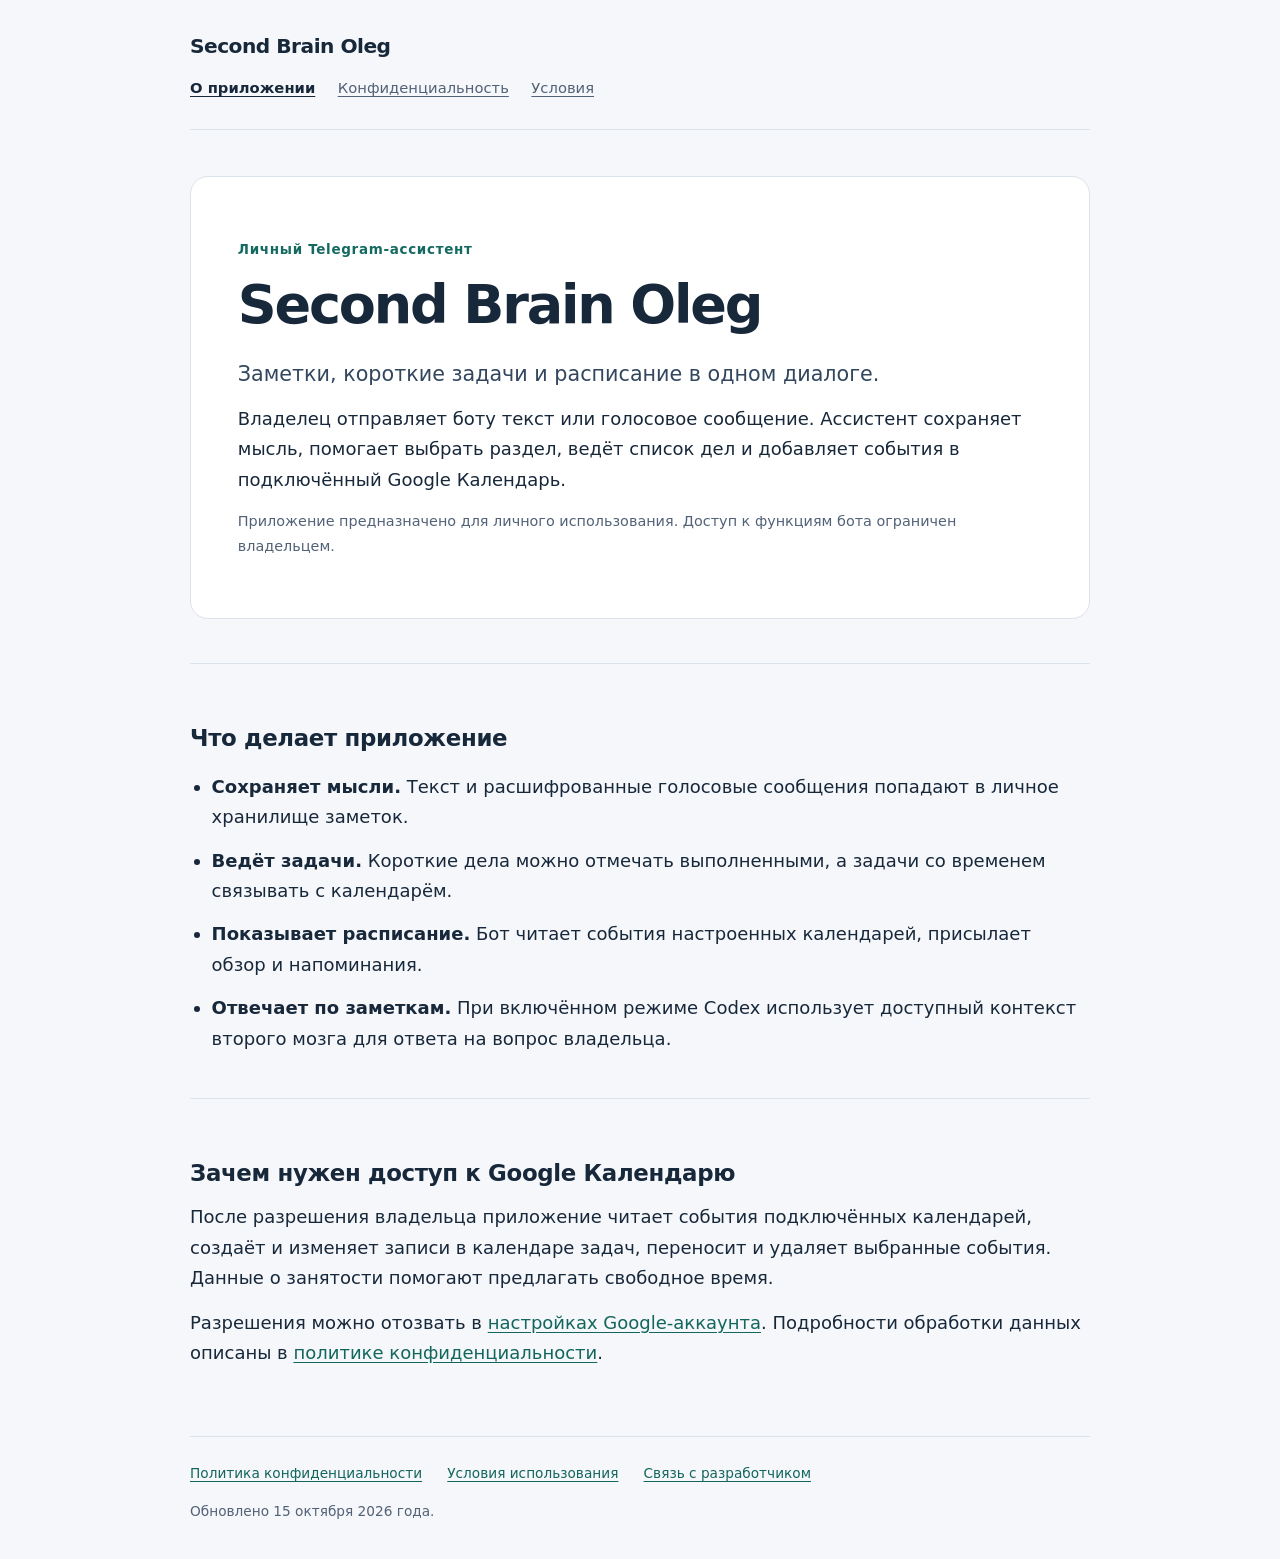
<file: index.html>
<!doctype html>
<html lang="ru">
<head>
  <meta charset="utf-8">
  <meta name="viewport" content="width=device-width, initial-scale=1">
  <meta name="description" content="Second Brain Oleg: личный Telegram-ассистент для заметок, задач и работы с Google Календарём.">
  <title>Second Brain Oleg · Личный ассистент</title>
  <link rel="stylesheet" href="/assets/style.css">
</head>
<body>
  <a class="skip" href="#main">К содержанию</a>
  <header class="site-header">
    <a class="brand" href="/" aria-label="Second Brain Oleg, главная">Second Brain Oleg</a>
    <nav aria-label="Основная навигация">
      <a href="/" aria-current="page">О приложении</a>
      <a href="/privacy/">Конфиденциальность</a>
      <a href="/terms/">Условия</a>
    </nav>
  </header>
  <main id="main">
    <section class="hero">
      <p class="eyebrow">Личный Telegram-ассистент</p>
      <h1>Second Brain Oleg</h1>
      <p class="lead">Заметки, короткие задачи и расписание в одном диалоге.</p>
      <p>Владелец отправляет боту текст или голосовое сообщение. Ассистент сохраняет мысль,
        помогает выбрать раздел, ведёт список дел и добавляет события в подключённый Google Календарь.</p>
      <p class="small">Приложение предназначено для личного использования. Доступ к функциям бота ограничен владельцем.</p>
    </section>
    <section aria-labelledby="features">
      <h2 id="features">Что делает приложение</h2>
      <ul class="feature-list">
        <li><strong>Сохраняет мысли.</strong> Текст и расшифрованные голосовые сообщения попадают в личное хранилище заметок.</li>
        <li><strong>Ведёт задачи.</strong> Короткие дела можно отмечать выполненными, а задачи со временем связывать с календарём.</li>
        <li><strong>Показывает расписание.</strong> Бот читает события настроенных календарей, присылает обзор и напоминания.</li>
        <li><strong>Отвечает по заметкам.</strong> При включённом режиме Codex использует доступный контекст второго мозга для ответа на вопрос владельца.</li>
      </ul>
    </section>
    <section aria-labelledby="google">
      <h2 id="google">Зачем нужен доступ к Google Календарю</h2>
      <p>После разрешения владельца приложение читает события подключённых календарей,
        создаёт и изменяет записи в календаре задач, переносит и удаляет выбранные события.
        Данные о занятости помогают предлагать свободное время.</p>
      <p>Разрешения можно отозвать в <a href="https://myaccount.google.com/connections">настройках Google-аккаунта</a>.
        Подробности обработки данных описаны в <a href="/privacy/">политике конфиденциальности</a>.</p>
    </section>
  </main>
  <footer class="site-footer">
    <a href="/privacy/">Политика конфиденциальности</a>
    <a href="/terms/">Условия использования</a>
    <a href="https://github.com/Smska13/Smska13.github.io/issues">Связь с разработчиком</a>
    <p>Обновлено 15 октября 2026 года.</p>
  </footer>
</body>
</html>
</file>
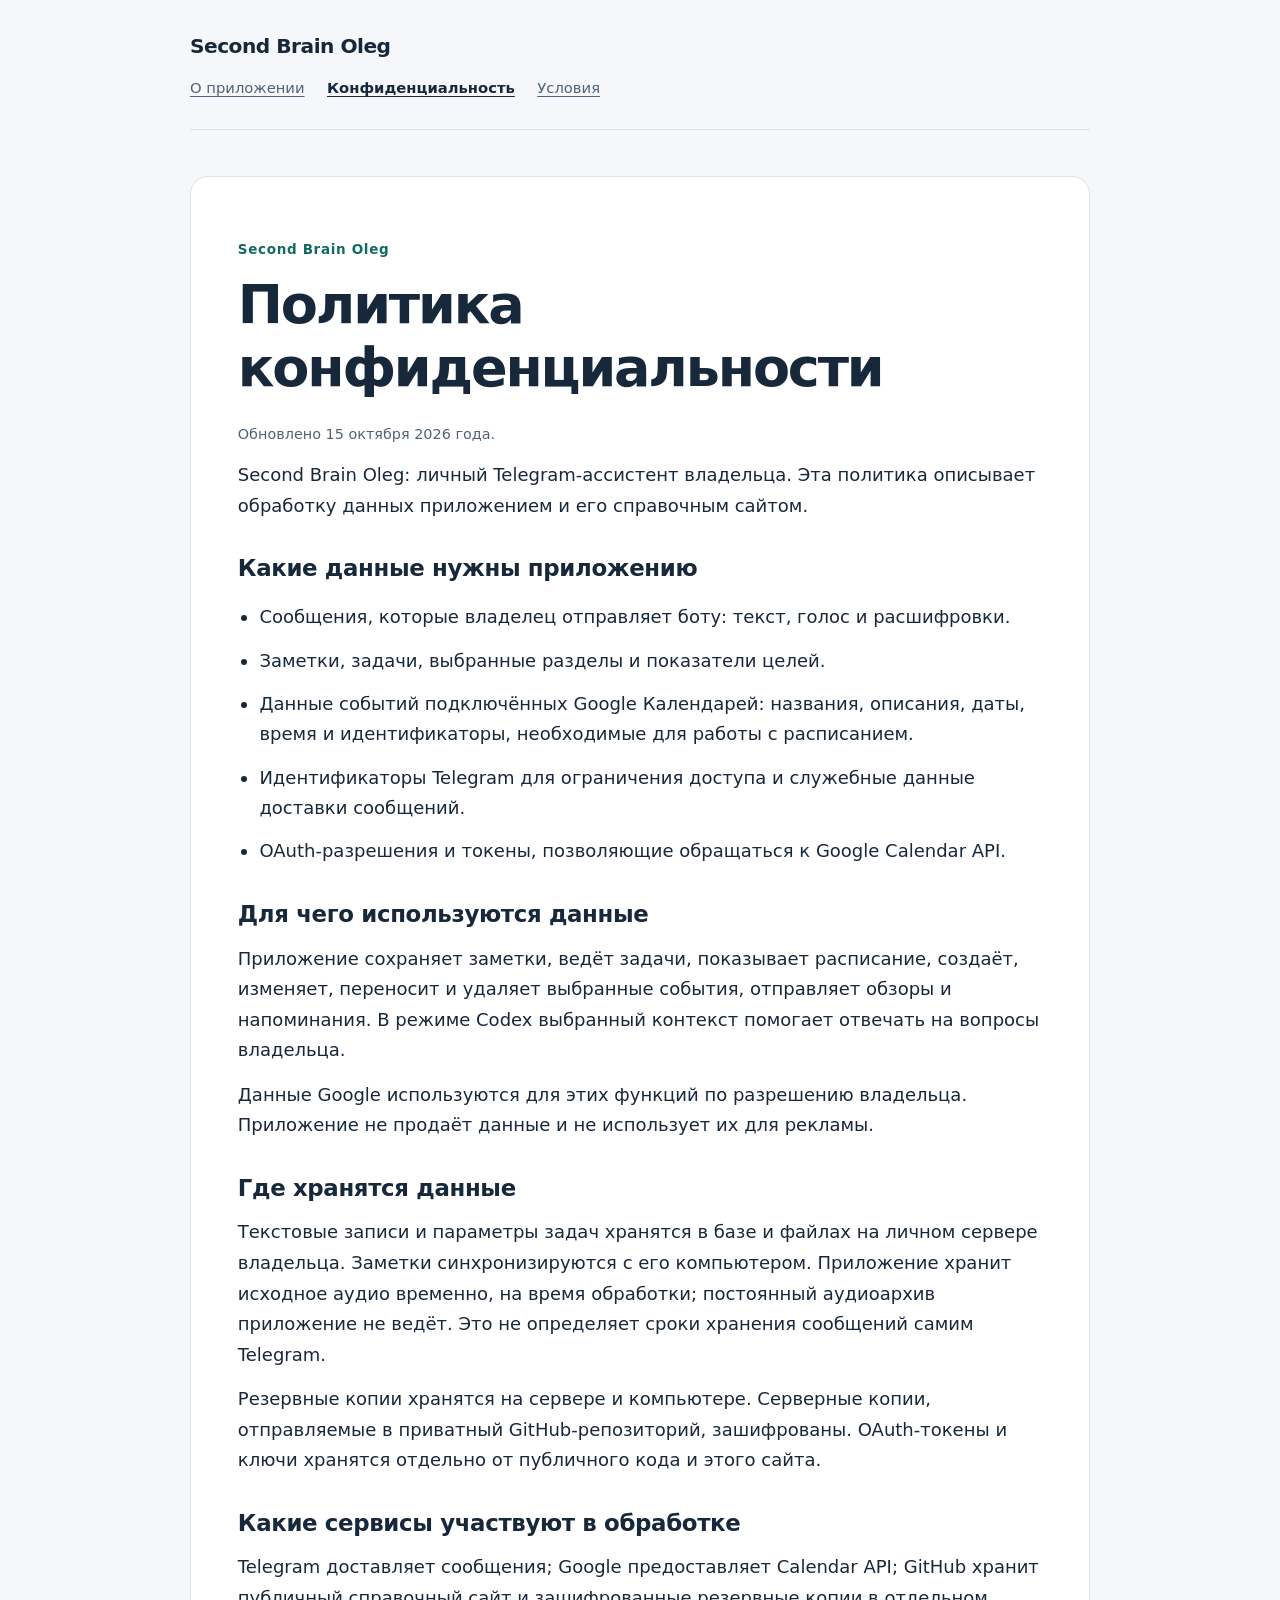
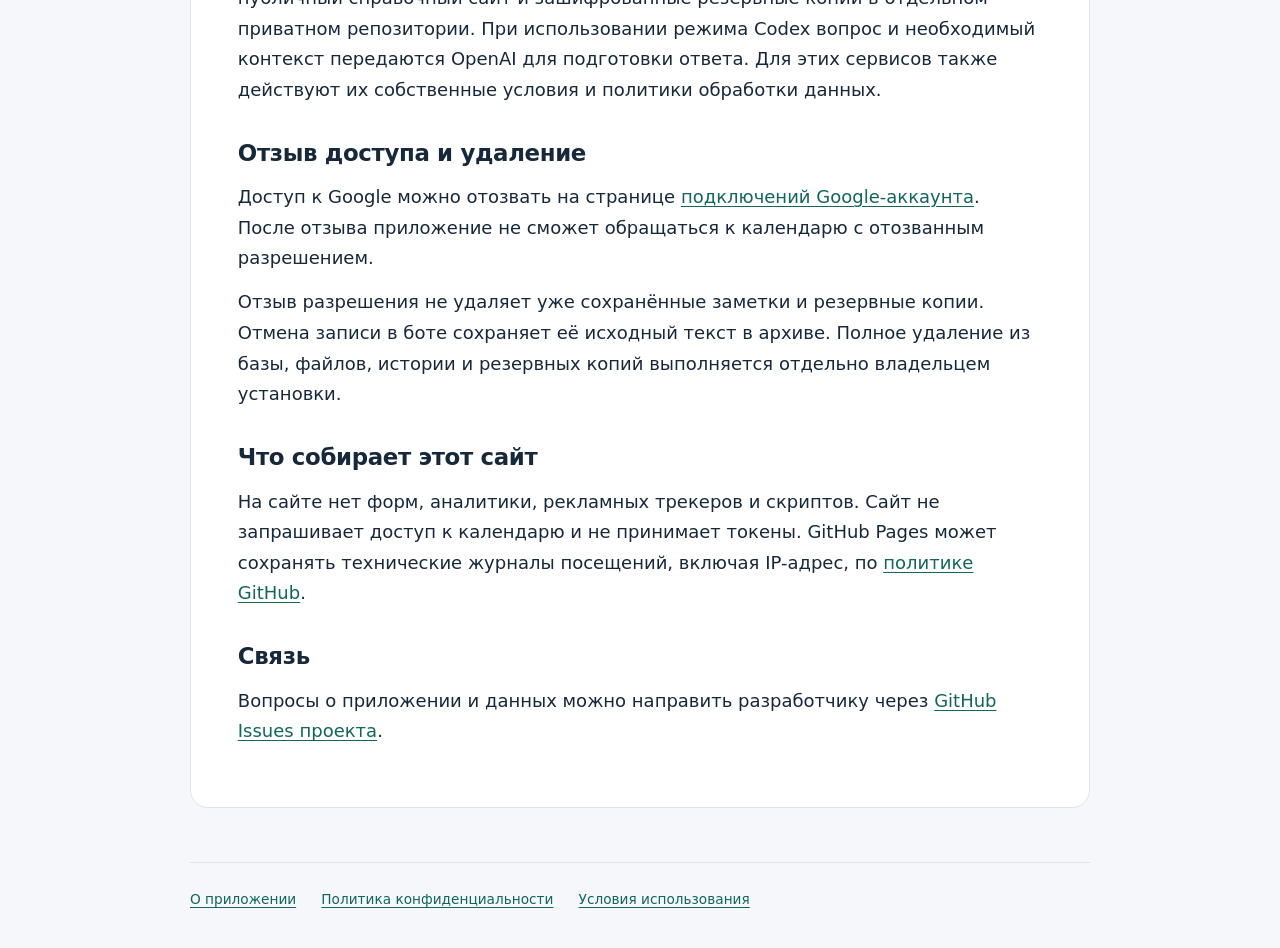
<file: privacy/index.html>
<!doctype html>
<html lang="ru">
<head>
  <meta charset="utf-8">
  <meta name="viewport" content="width=device-width, initial-scale=1">
  <meta name="description" content="Какие данные обрабатывает Second Brain Oleg, где они хранятся и как отозвать доступ к Google Календарю.">
  <title>Политика конфиденциальности · Second Brain Oleg</title>
  <link rel="stylesheet" href="/assets/style.css">
</head>
<body>
  <a class="skip" href="#main">К содержанию</a>
  <header class="site-header">
    <a class="brand" href="/">Second Brain Oleg</a>
    <nav aria-label="Основная навигация">
      <a href="/">О приложении</a>
      <a href="/privacy/" aria-current="page">Конфиденциальность</a>
      <a href="/terms/">Условия</a>
    </nav>
  </header>
  <main id="main">
    <article>
      <p class="eyebrow">Second Brain Oleg</p>
      <h1>Политика конфиденциальности</h1>
      <p class="small">Обновлено 15 октября 2026 года.</p>
      <p>Second Brain Oleg: личный Telegram-ассистент владельца.
        Эта политика описывает обработку данных приложением и его справочным сайтом.</p>
      <h2>Какие данные нужны приложению</h2>
      <ul>
        <li>Сообщения, которые владелец отправляет боту: текст, голос и расшифровки.</li>
        <li>Заметки, задачи, выбранные разделы и показатели целей.</li>
        <li>Данные событий подключённых Google Календарей: названия, описания, даты, время и идентификаторы, необходимые для работы с расписанием.</li>
        <li>Идентификаторы Telegram для ограничения доступа и служебные данные доставки сообщений.</li>
        <li>OAuth-разрешения и токены, позволяющие обращаться к Google Calendar API.</li>
      </ul>
      <h2>Для чего используются данные</h2>
      <p>Приложение сохраняет заметки, ведёт задачи, показывает расписание,
        создаёт, изменяет, переносит и удаляет выбранные события,
        отправляет обзоры и напоминания. В режиме Codex выбранный контекст помогает отвечать на вопросы владельца.</p>
      <p>Данные Google используются для этих функций по разрешению владельца.
        Приложение не продаёт данные и не использует их для рекламы.</p>
      <h2>Где хранятся данные</h2>
      <p>Текстовые записи и параметры задач хранятся в базе и файлах на личном сервере владельца.
        Заметки синхронизируются с его компьютером. Приложение хранит исходное аудио временно,
        на время обработки; постоянный аудиоархив приложение не ведёт.
        Это не определяет сроки хранения сообщений самим Telegram.</p>
      <p>Резервные копии хранятся на сервере и компьютере. Серверные копии,
        отправляемые в приватный GitHub-репозиторий, зашифрованы.
        OAuth-токены и ключи хранятся отдельно от публичного кода и этого сайта.</p>
      <h2>Какие сервисы участвуют в обработке</h2>
      <p>Telegram доставляет сообщения; Google предоставляет Calendar API;
        GitHub хранит публичный справочный сайт и зашифрованные резервные копии в отдельном приватном репозитории.
        При использовании режима Codex вопрос и необходимый контекст передаются OpenAI для подготовки ответа.
        Для этих сервисов также действуют их собственные условия и политики обработки данных.</p>
      <h2>Отзыв доступа и удаление</h2>
      <p>Доступ к Google можно отозвать на странице
        <a href="https://myaccount.google.com/connections">подключений Google-аккаунта</a>.
        После отзыва приложение не сможет обращаться к календарю с отозванным разрешением.</p>
      <p>Отзыв разрешения не удаляет уже сохранённые заметки и резервные копии.
        Отмена записи в боте сохраняет её исходный текст в архиве.
        Полное удаление из базы, файлов, истории и резервных копий выполняется отдельно владельцем установки.</p>
      <h2>Что собирает этот сайт</h2>
      <p>На сайте нет форм, аналитики, рекламных трекеров и скриптов.
        Сайт не запрашивает доступ к календарю и не принимает токены.
        GitHub Pages может сохранять технические журналы посещений, включая IP-адрес, по
        <a href="https://docs.github.com/en/site-policy/privacy-policies/github-general-privacy-statement">политике GitHub</a>.</p>
      <h2>Связь</h2>
      <p>Вопросы о приложении и данных можно направить разработчику через
        <a href="https://github.com/Smska13/Smska13.github.io/issues">GitHub Issues проекта</a>.</p>
    </article>
  </main>
  <footer class="site-footer">
    <a href="/">О приложении</a>
    <a href="/privacy/">Политика конфиденциальности</a>
    <a href="/terms/">Условия использования</a>
  </footer>
</body>
</html>
</file>
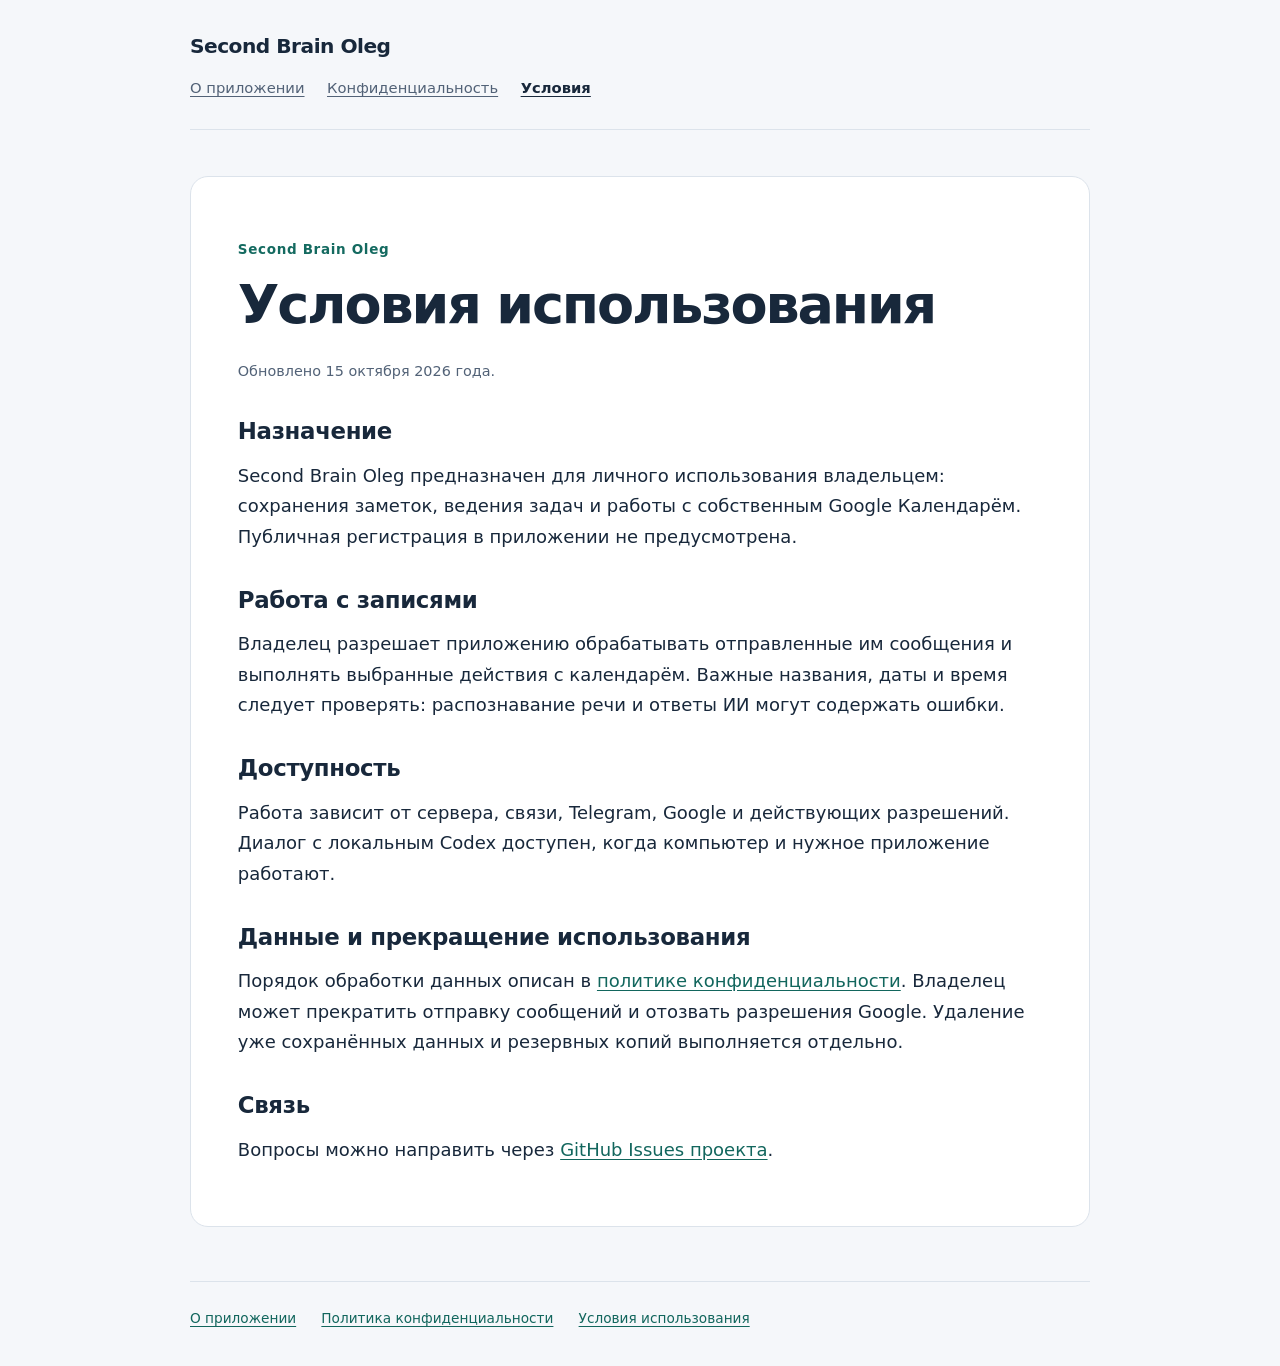
<file: terms/index.html>
<!doctype html>
<html lang="ru">
<head>
  <meta charset="utf-8">
  <meta name="viewport" content="width=device-width, initial-scale=1">
  <meta name="description" content="Условия личного использования Telegram-ассистента Second Brain Oleg.">
  <title>Условия использования · Second Brain Oleg</title>
  <link rel="stylesheet" href="/assets/style.css">
</head>
<body>
  <a class="skip" href="#main">К содержанию</a>
  <header class="site-header">
    <a class="brand" href="/">Second Brain Oleg</a>
    <nav aria-label="Основная навигация">
      <a href="/">О приложении</a>
      <a href="/privacy/">Конфиденциальность</a>
      <a href="/terms/" aria-current="page">Условия</a>
    </nav>
  </header>
  <main id="main">
    <article>
      <p class="eyebrow">Second Brain Oleg</p>
      <h1>Условия использования</h1>
      <p class="small">Обновлено 15 октября 2026 года.</p>
      <h2>Назначение</h2>
      <p>Second Brain Oleg предназначен для личного использования владельцем:
        сохранения заметок, ведения задач и работы с собственным Google Календарём.
        Публичная регистрация в приложении не предусмотрена.</p>
      <h2>Работа с записями</h2>
      <p>Владелец разрешает приложению обрабатывать отправленные им сообщения и выполнять выбранные действия с календарём.
        Важные названия, даты и время следует проверять: распознавание речи и ответы ИИ могут содержать ошибки.</p>
      <h2>Доступность</h2>
      <p>Работа зависит от сервера, связи, Telegram, Google и действующих разрешений.
        Диалог с локальным Codex доступен, когда компьютер и нужное приложение работают.</p>
      <h2>Данные и прекращение использования</h2>
      <p>Порядок обработки данных описан в <a href="/privacy/">политике конфиденциальности</a>.
        Владелец может прекратить отправку сообщений и отозвать разрешения Google.
        Удаление уже сохранённых данных и резервных копий выполняется отдельно.</p>
      <h2>Связь</h2>
      <p>Вопросы можно направить через <a href="https://github.com/Smska13/Smska13.github.io/issues">GitHub Issues проекта</a>.</p>
    </article>
  </main>
  <footer class="site-footer">
    <a href="/">О приложении</a>
    <a href="/privacy/">Политика конфиденциальности</a>
    <a href="/terms/">Условия использования</a>
  </footer>
</body>
</html>
</file>
<file: assets/style.css>
:root { color-scheme: light; --ink: #18283b; --muted: #526277; --line: #dce3eb; --accent: #146a60; --paper: #fff; --back: #f5f7fa; }
* { box-sizing: border-box; }
html { font-size: 18px; }
body { margin: 0; color: var(--ink); background: var(--back); font-family: system-ui, -apple-system, "Segoe UI", sans-serif; line-height: 1.7; overflow-wrap: anywhere; }
a { color: #12665d; text-underline-offset: .19em; }
a:hover { color: #0c443e; }
a:focus-visible { outline: 3px solid #4879c7; outline-offset: 4px; border-radius: 3px; }
.site-header, main, .site-footer { width: min(100% - 3rem, 50rem); margin-inline: auto; }
.site-header { padding-block: 1.6rem; border-bottom: 1px solid var(--line); }
.brand { color: var(--ink); font-weight: 750; letter-spacing: -.025em; font-size: 1.12rem; text-decoration: none; }
nav { display: flex; flex-wrap: wrap; gap: .4rem 1.25rem; padding-top: .65rem; font-size: .82rem; }
nav a { color: var(--muted); }
nav a[aria-current] { color: var(--ink); font-weight: 650; }
main { padding-block: 2.6rem 3rem; }
section + section { margin-top: 2.4rem; padding-top: 1.5rem; border-top: 1px solid var(--line); }
.hero, article { padding: clamp(1.1rem, 4vw, 2.6rem); background: var(--paper); border: 1px solid var(--line); border-radius: 1rem; }
h1 { font-size: clamp(1.9rem, 5.5vw, 3rem); line-height: 1.16; letter-spacing: -.04em; margin: .4rem 0 1.25rem; }
h2 { font-size: 1.27rem; line-height: 1.35; margin-top: 1.8rem; margin-bottom: .65rem; letter-spacing: -.015em; }
p { margin-block: .75rem; }
.lead { font-size: 1.15rem; line-height: 1.5; color: #32465d; }
.eyebrow { font-size: .75rem; color: var(--accent); font-weight: 700; letter-spacing: .05em; }
.small { font-size: .8rem; color: var(--muted); }
.button { display: inline-block; margin-top: .65rem; padding: .7rem 1.05rem; color: #fff; background: var(--accent); border-radius: .45rem; font-size: .9rem; font-weight: 650; text-decoration: none; }
.button:hover { color: #fff; background: #10534c; }
ul { padding-left: 1.2rem; }
li + li { margin-top: .7rem; }
.site-footer { padding-block: 1.4rem 2rem; border-top: 1px solid var(--line); display: flex; flex-wrap: wrap; gap: .5rem 1.4rem; font-size: .76rem; }
.site-footer p { flex-basis: 100%; color: var(--muted); margin: .3rem 0 0; }
.skip { position: absolute; left: .7rem; top: -5rem; z-index: 2; background: #fff; padding: .5rem 1rem; }
.skip:focus { top: .5rem; }
@media (max-width: 480px) { html { font-size: 16px; } .site-header, main, .site-footer { width: calc(100% - 2rem); } main { padding-top: 1.6rem; } nav { gap: .4rem 1rem; } }
</file>
